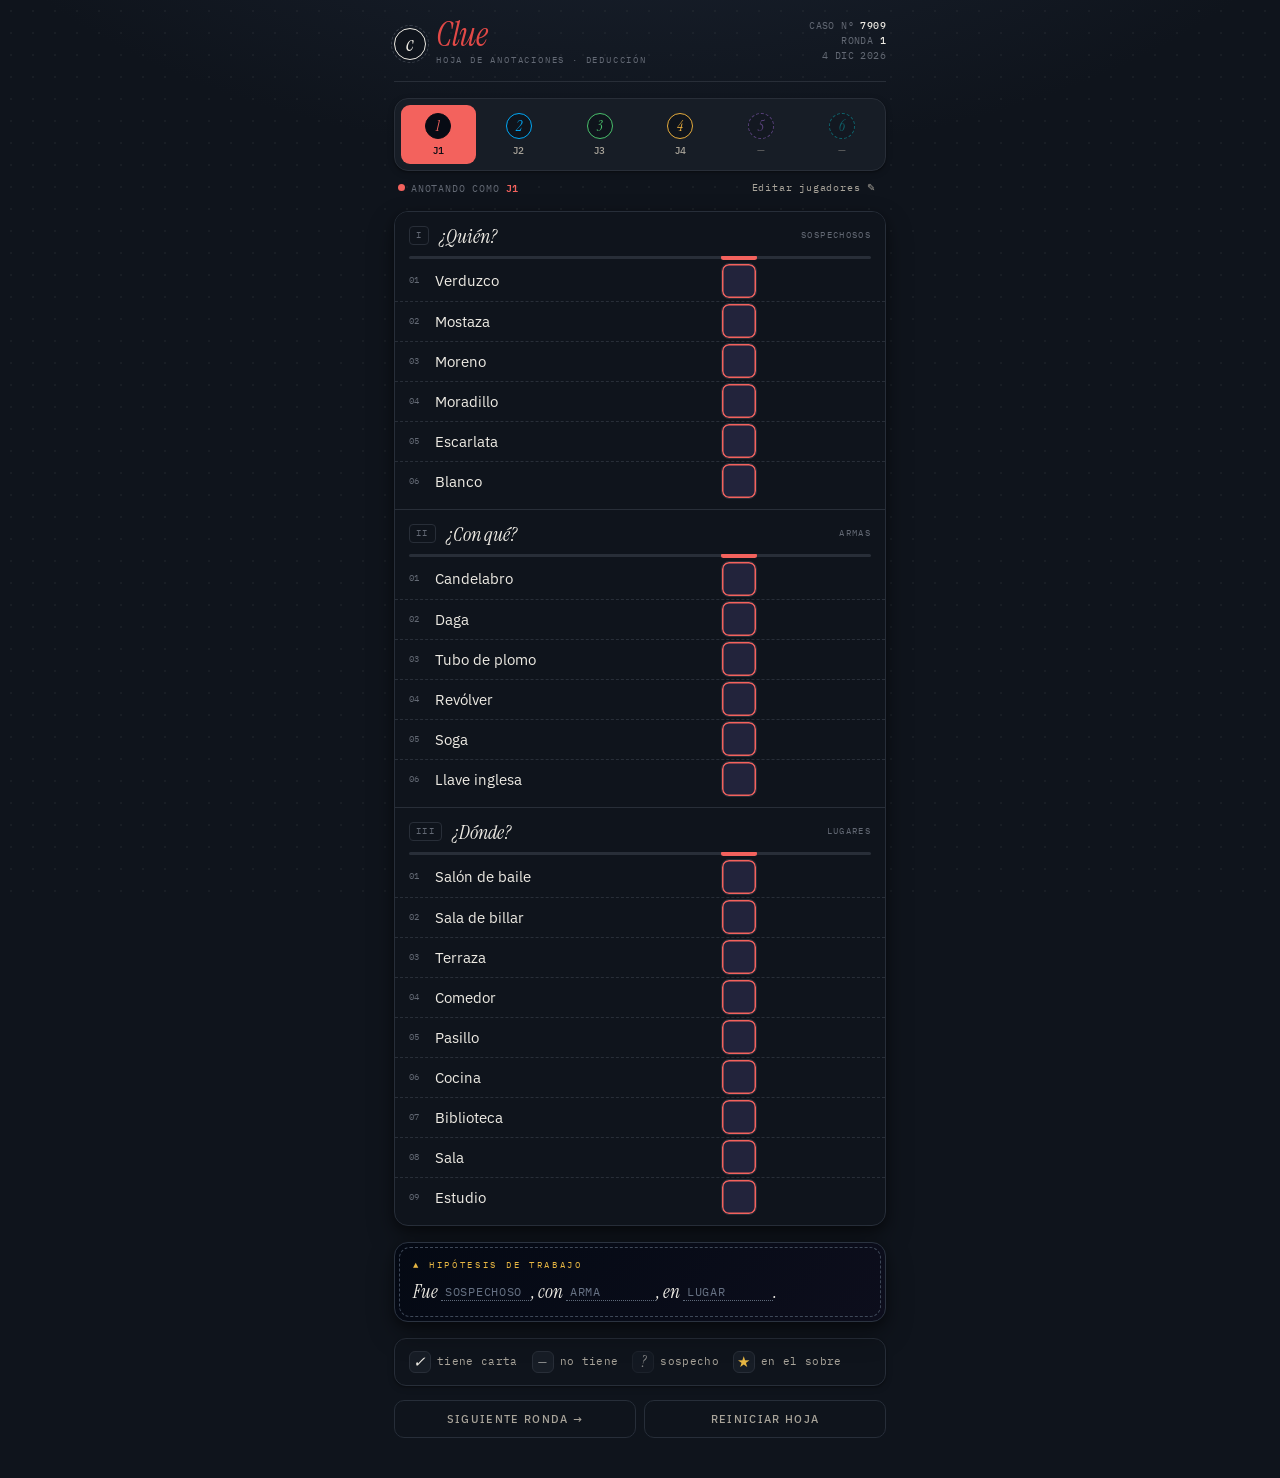
<file: index.html>
<!DOCTYPE html>
<html lang="es">
<head>
<meta charset="UTF-8">
<meta name="viewport" content="width=device-width, initial-scale=1.0, maximum-scale=1.0, user-scalable=no">
<link rel="stylesheet" href="styles.css">
<title>Clue — Hoja de Anotaciones</title>
<link rel="preconnect" href="https://fonts.googleapis.com">
<link rel="preconnect" href="https://fonts.gstatic.com" crossorigin>
<link href="https://fonts.googleapis.com/css2?family=Instrument+Serif:ital@0;1&family=IBM+Plex+Sans:wght@400;500;600&family=IBM+Plex+Mono:wght@400;500&display=swap" rel="stylesheet">

</head>
<body>
<main>
  <!-- ══════════════ HEADER ══════════════ -->
  <header>
    <div class="brand">
      <div class="mark">c</div>
      <div>
        <div class="wordmark"><em>Clue</em></div>
        <div style="font-family:'IBM Plex Mono',monospace;font-size:9px;letter-spacing:0.2em;color:var(--ink-ghost);text-transform:uppercase;margin-top:2px;">Hoja de Anotaciones · Deducción</div>
      </div>
    </div>
    <div class="case-meta">
      <div><span class="lbl">Caso Nº</span> <span class="val" id="caseNo">0421</span></div>
      <div><span class="lbl">Ronda</span> <span class="val" id="roundNo">1</span></div>
      <div><span class="lbl" id="dateStr">22 abr 2026</span></div>
    </div>
  </header>

  <!-- ═══════════════ PLAYERS ═══════════════ -->
  <div class="players" id="players"></div>
  <div class="subbar">
    <div class="turn-ind">
      <span class="dot" id="turnDot"></span>
      <span>Anotando como <strong id="turnName" style="color:var(--ink);font-weight:600;letter-spacing:0.02em;">—</strong></span>
    </div>
    <button id="editBtn">Editar jugadores ✎</button>
  </div>

  <!-- ═══════════════ SHEET ═══════════════ -->
  <div class="sheet" id="sheet"></div>

  <!-- ═══════════════ SOLUTION ═══════════════ -->
  <div class="solution">
    <div class="label">▲  Hipótesis de trabajo</div>
    <div class="hyp" id="hyp">
      Fue <span class="slot" id="hyp-0">sospechoso</span>, con <span class="slot" id="hyp-1">arma</span>, en <span class="slot" id="hyp-2">lugar</span>.
    </div>
  </div>

  <!-- ═══════════════ LEGEND ═══════════════ -->
  <div class="legend">
    <div class="legend-items">
      <span class="lg-item"><span class="g" style="font-style:italic;">✓</span> tiene carta</span>
      <span class="lg-item"><span class="g">—</span> no tiene</span>
      <span class="lg-item"><span class="g" style="opacity:0.55;font-style:italic;">?</span> sospecho</span>
      <span class="lg-item"><span class="g" style="color:var(--gold);">★</span> en el sobre</span>
    </div>
  </div>

  <div class="footer-actions">
    <button id="nextRoundBtn">Siguiente ronda →</button>
    <button id="resetBtn" class="danger">Reiniciar hoja</button>
  </div>
</main>

<!-- ═══════════════ EDIT MODAL ═══════════════ -->
<div class="overlay" id="overlay">
  <div class="modal">
    <div class="modal-head">
      <div class="title">Editar jugadores</div>
      <div class="subt">3 – 6 jugadores</div>
    </div>
    <div id="nameFields"></div>
    <div class="modal-btns">
      <button id="cancelBtn">Cancelar</button>
      <button id="saveBtn" class="primary">Guardar</button>
    </div>
  </div>
</div>

<!-- ═══════════════ TWEAKS ═══════════════ -->
<div class="tweaks" id="tweaks">
  <h4>Ajustes <span>en vivo</span></h4>
  <div class="tweak-row">
    <div class="lbl">Símbolos</div>
    <div class="tweak-opts" data-key="glyphs">
      <button data-val="classic">Clásico</button>
      <button data-val="letters">Letras</button>
      <button data-val="dots">Puntos</button>
    </div>
  </div>
  <div class="tweak-row">
    <div class="lbl">Densidad</div>
    <div class="tweak-opts" data-key="density">
      <button data-val="cozy">Cómoda</button>
      <button data-val="tight">Compacta</button>
    </div>
  </div>
</div>

<script>
/* ═══════════════════════════════════════════════════
   Clue — original detective-notebook scoresheet
   ═══════════════════════════════════════════════════ */

const TWEAK_DEFAULTS = /*EDITMODE-BEGIN*/{
  "glyphs": "classic",
  "density": "cozy"
}/*EDITMODE-END*/;

const STORAGE_KEY = 'clue.state.v2';

/* Jugadores por defecto (del original) */
const PLAYERS_DEFAULT = [
  { name: 'J1', initial: '1' },
  { name: 'J2', initial: '2' },
  { name: 'J3', initial: '3' },
  { name: 'J4', initial: '4' },
  { name: 'J5', initial: '5' },
  { name: 'J6', initial: '6' },
];

const SUSPECTS = [
  'Verduzco',
  'Mostaza',
  'Moreno',
  'Moradillo',
  'Escarlata',
  'Blanco',
];

const WEAPONS = [
  'Candelabro',
  'Daga',
  'Tubo de plomo',
  'Revólver',
  'Soga',
  'Llave inglesa',
];

const ROOMS = [
  'Salón de baile',
  'Sala de billar',
  'Terraza',
  'Comedor',
  'Pasillo',
  'Cocina',
  'Biblioteca',
  'Sala',
  'Estudio',
];

const CATEGORIES = [
  { id: 'who',   title: '¿Quién?',  en: 'Sospechosos', num: 'I',   items: SUSPECTS },
  { id: 'what',  title: '¿Con qué?', en: 'Armas',       num: 'II',  items: WEAPONS },
  { id: 'where', title: '¿Dónde?',   en: 'Lugares',     num: 'III', items: ROOMS },
];

const GLYPH_SETS = {
  classic: { has: '✓', no: '—', maybe: '?' },
  letters: { has: 'H', no: 'N', maybe: '·' },
  dots:    { has: '●', no: '○', maybe: '◐' },
};
const STATES = ['', 'has', 'maybe', 'no']; // cycle order

/* ── State ── */
let state = {
  players: PLAYERS_DEFAULT.map((p, i) => ({
    ...p,
    enabled: i < 4, // 4 by default
  })),
  active: 0,
  round: 1,
  caseNo: Math.floor(1000 + Math.random() * 8999).toString().padStart(4, '0'),
  // cells keyed as `${catId}.${rowIdx}.${playerIdx}` → stateKey
  cells: {},
  // solved (envelope) keyed as `${catId}.${rowIdx}` → true
  solved: {},
  tweaks: { ...TWEAK_DEFAULTS },
};

/* ── Load persisted ── */
try {
  const saved = localStorage.getItem(STORAGE_KEY);
  if (saved) {
    const parsed = JSON.parse(saved);
    state = { ...state, ...parsed, tweaks: { ...TWEAK_DEFAULTS, ...(parsed.tweaks || {}) } };
  }
} catch {}

function save() {
  try { localStorage.setItem(STORAGE_KEY, JSON.stringify(state)); } catch {}
}

/* ── Helpers ── */
function getPlayerColor(i) {
  return `var(--p${i})`;
}
function activePlayerIndices() {
  return state.players.map((p, i) => p.enabled ? i : -1).filter(i => i >= 0);
}
function activePlayer() {
  // if the current active is disabled, jump to first enabled
  if (!state.players[state.active]?.enabled) {
    state.active = activePlayerIndices()[0] ?? 0;
  }
  return state.active;
}

/* ═══════════════ RENDER ═══════════════ */
function renderPlayers() {
  const el = document.getElementById('players');
  el.innerHTML = '';
  state.players.forEach((p, i) => {
    const btn = document.createElement('button');
    btn.className = 'player' + (i === state.active && p.enabled ? ' active' : '');
    btn.style.setProperty('--_c', getPlayerColor(i));
    btn.dataset.empty = !p.enabled;
    btn.innerHTML = `
      <div class="avatar">${p.initial || (p.name[0] || '·').toUpperCase()}</div>
      <div class="pname">${p.enabled ? escape(p.name) : '—'}</div>
    `;
    btn.onclick = () => {
      if (!p.enabled) return;
      state.active = i;
      renderPlayers();
      renderSheet();
      renderSubbar();
      save();
    };
    el.appendChild(btn);
  });
}

function renderSubbar() {
  const p = state.players[activePlayer()];
  const dot = document.getElementById('turnDot');
  dot.style.background = getPlayerColor(activePlayer());
  document.getElementById('turnName').textContent = p?.name || '—';
  document.getElementById('turnName').style.color = getPlayerColor(activePlayer());
  document.getElementById('caseNo').textContent = state.caseNo;
  document.getElementById('roundNo').textContent = state.round;
  document.getElementById('dateStr').textContent = new Date().toLocaleDateString('es-ES', { month:'short', day:'numeric', year:'numeric' });
}

function renderSheet() {
  const sheet = document.getElementById('sheet');
  sheet.innerHTML = '';
  const act = activePlayer();
  const enabled = activePlayerIndices();
  const glyphs = GLYPH_SETS[state.tweaks.glyphs] || GLYPH_SETS.classic;

  CATEGORIES.forEach((cat, ci) => {
    const head = document.createElement('div');
    head.className = 'section-head';
    head.innerHTML = `
      <div class="num">${cat.num}</div>
      <div class="title">${cat.title}</div>
      <div class="title-en">${cat.en}</div>
    `;
    sheet.appendChild(head);

    // turn strip — shows active column
    const strip = document.createElement('div');
    strip.className = 'turn-strip';
    const bead = document.createElement('div');
    bead.className = 'bead';
    bead.style.setProperty('--_c', getPlayerColor(act));
    strip.appendChild(bead);
    sheet.appendChild(strip);

    const rows = document.createElement('div');
    rows.className = 'rows';

    cat.items.forEach((label, ri) => {
      const row = document.createElement('div');
      row.className = 'row';
      const solvedKey = `${cat.id}.${ri}`;
      if (state.solved[solvedKey]) row.classList.add('solved');

      const lbl = document.createElement('div');
      lbl.className = 'row-label';
      lbl.innerHTML = `
        <span class="idx">${String(ri + 1).padStart(2, '0')}</span>
        <span>${escape(label)}</span>
        <button class="envelope-btn" title="Marcar como en el sobre">★</button>
      `;
      lbl.querySelector('.envelope-btn').onclick = (e) => {
        e.stopPropagation();
        state.solved[solvedKey] = !state.solved[solvedKey];
        renderSheet();
        renderSolution();
        save();
      };
      row.appendChild(lbl);

      const cells = document.createElement('div');
      cells.className = 'cells';
      state.players.forEach((p, pi) => {
        if (!p.enabled) return;
        const cell = document.createElement('button');
        cell.className = 'cell' + (pi === act ? ' active-col is-turn' : '');
        cell.style.setProperty('--_c', getPlayerColor(pi));
        const key = `${cat.id}.${ri}.${pi}`;
        const st = state.cells[key] || '';
        if (st) {
          cell.dataset.state = st;
          const glyph = document.createElement('span');
          glyph.className = 'glyph';
          glyph.textContent = glyphs[st];
          cell.appendChild(glyph);
        }
        cell.onclick = () => cycleCell(cat.id, ri, pi);
        cells.appendChild(cell);
      });

      row.appendChild(cells);
      rows.appendChild(row);
    });

    sheet.appendChild(rows);

    // position bead after render
    requestAnimationFrame(() => {
      const firstCell = rows.querySelector('.cell.is-turn');
      if (!firstCell || !strip.parentElement) return;
      const stripRect = strip.getBoundingClientRect();
      const cellRect = firstCell.getBoundingClientRect();
      const left = cellRect.left - stripRect.left;
      bead.style.left = `${left}px`;
      bead.style.width = `${cellRect.width}px`;
    });
  });
}

function cycleCell(catId, ri, pi) {
  const act = activePlayer();
  if (pi !== act) {
    // switch to that player instead of editing
    state.active = pi;
    renderPlayers(); renderSheet(); renderSubbar(); save();
    return;
  }
  const key = `${catId}.${ri}.${pi}`;
  const cur = state.cells[key] || '';
  const nextIdx = (STATES.indexOf(cur) + 1) % STATES.length;
  const next = STATES[nextIdx];
  if (next === '') delete state.cells[key];
  else state.cells[key] = next;
  renderSheet();
  renderSolution();
  save();
}

function renderSolution() {
  CATEGORIES.forEach((cat, ci) => {
    const slot = document.getElementById('hyp-' + ci);
    if (!slot) return;
    // look for items marked solved first
    const solvedItem = cat.items.find((_, ri) => state.solved[`${cat.id}.${ri}`]);
    if (solvedItem) {
      slot.textContent = solvedItem;
      slot.classList.add('filled');
      return;
    }
    // otherwise infer: item that no enabled player "has", and all enabled players have at least one "no" for? Simplified: item that no one 'has' where other items have been claimed
    const enabled = activePlayerIndices();
    const heldItems = cat.items.map((_, ri) =>
      enabled.some(pi => state.cells[`${cat.id}.${ri}.${pi}`] === 'has')
    );
    const heldCount = heldItems.filter(Boolean).length;
    if (heldCount === cat.items.length - 1) {
      const unheldIdx = heldItems.findIndex(h => !h);
      slot.textContent = cat.items[unheldIdx];
      slot.classList.add('filled');
    } else {
      slot.textContent = { who: 'sospechoso', what: 'arma', where: 'lugar' }[cat.id];
      slot.classList.remove('filled');
    }
  });
}

/* ═══════════════ MODAL ═══════════════ */
function openEdit() {
  const c = document.getElementById('nameFields');
  c.innerHTML = '';
  state.players.forEach((p, i) => {
    const row = document.createElement('div');
    row.className = 'name-row';
    row.innerHTML = `
      <div class="chip ${p.enabled ? '' : 'dis'}" style="--_c: var(--p${i})">${(p.initial || p.name[0] || '·').toUpperCase()}</div>
      <input type="text" maxlength="14" value="${p.enabled ? escape(p.name) : ''}" placeholder="Jugador ${i+1}" ${p.enabled ? '' : 'disabled'} data-i="${i}">
      <button class="toggle ${p.enabled ? 'on' : ''}" data-i="${i}">${p.enabled ? 'SÍ' : 'NO'}</button>
    `;
    const toggle = row.querySelector('.toggle');
    const input = row.querySelector('input');
    const chip = row.querySelector('.chip');
    toggle.onclick = () => {
      const now = !toggle.classList.contains('on');
      // enforce 3-6
      const enabledCount = [...document.querySelectorAll('#nameFields .toggle.on')].length;
      if (now === false && enabledCount <= 3) { input.focus(); return; }
      if (now === true && enabledCount >= 6) return;
      toggle.classList.toggle('on', now);
      toggle.textContent = now ? 'SÍ' : 'NO';
      input.disabled = !now;
      chip.classList.toggle('dis', !now);
      if (now && !input.value) input.value = PLAYERS_DEFAULT[i].name;
    };
    c.appendChild(row);
  });
  document.getElementById('overlay').classList.add('open');
}
function closeEdit() { document.getElementById('overlay').classList.remove('open'); }
function saveEdit() {
  document.querySelectorAll('#nameFields .name-row').forEach((row, i) => {
    const on = row.querySelector('.toggle').classList.contains('on');
    const val = row.querySelector('input').value.trim() || PLAYERS_DEFAULT[i].name;
    state.players[i].enabled = on;
    state.players[i].name = val;
    state.players[i].initial = val[0].toUpperCase();
    });
    if (!state.players[state.active].enabled) state.active = activePlayerIndices()[0] || 0;
  closeEdit();
  renderPlayers(); renderSheet(); renderSubbar(); renderSolution();
  save();
}

/* ═══════════════ TWEAKS ═══════════════ */
window.addEventListener('message', (e) => {
  if (!e.data || typeof e.data !== 'object') return;
  if (e.data.type === '__activate_edit_mode') document.getElementById('tweaks').classList.add('open');
  if (e.data.type === '__deactivate_edit_mode') document.getElementById('tweaks').classList.remove('open');
});
setTimeout(() => {
  try { window.parent.postMessage({type: '__edit_mode_available'}, '*'); } catch {}
}, 50);

function applyTweaks() {
  document.body.dataset.density = state.tweaks.density;
  if (state.tweaks.density === 'tight') {
    document.documentElement.style.setProperty('--row-h', '32px');
  } else {
    document.documentElement.style.removeProperty('--row-h');
  }
  document.querySelectorAll('#tweaks .tweak-opts').forEach(opts => {
    const key = opts.dataset.key;
    opts.querySelectorAll('button').forEach(b => {
      b.classList.toggle('on', b.dataset.val === state.tweaks[key]);
    });
  });
  renderSheet();
}

document.querySelectorAll('#tweaks .tweak-opts button').forEach(btn => {
  btn.onclick = () => {
    const key = btn.parentElement.dataset.key;
    const val = btn.dataset.val;
    state.tweaks[key] = val;
    applyTweaks();
    try {
      window.parent.postMessage({type: '__edit_mode_set_keys', edits: { [key]: val }}, '*');
    } catch {}
    save();
  };
});

/* ═══════════════ HELPERS ═══════════════ */
function escape(s) {
  return String(s).replace(/[&<>"']/g, c => ({
    '&':'&amp;','<':'&lt;','>':'&gt;','"':'&quot;',"'":'&#39;'
  }[c]));
}

/* ═══════════════ WIRE UP ═══════════════ */
document.getElementById('editBtn').onclick = openEdit;
document.getElementById('cancelBtn').onclick = closeEdit;
document.getElementById('saveBtn').onclick = saveEdit;
document.getElementById('overlay').addEventListener('click', (e) => {
  if (e.target.id === 'overlay') closeEdit();
});
document.getElementById('nextRoundBtn').onclick = () => {
  state.round++;
  renderSubbar();
  save();
};
document.getElementById('resetBtn').onclick = () => {
  if (!confirm('¿Reiniciar la hoja? Los jugadores se conservan.')) return;
  state.cells = {};
  state.solved = {};
  state.round = 1;
  state.caseNo = Math.floor(1000 + Math.random() * 8999).toString().padStart(4, '0');
  renderSheet(); renderSubbar(); renderSolution();
  save();
};

/* Repo bead position on resize */
window.addEventListener('resize', () => renderSheet());

/* ── Init ── */
applyTweaks();
renderPlayers();
renderSheet();
renderSubbar();
renderSolution();
</script>
</body>
</html>
</file>
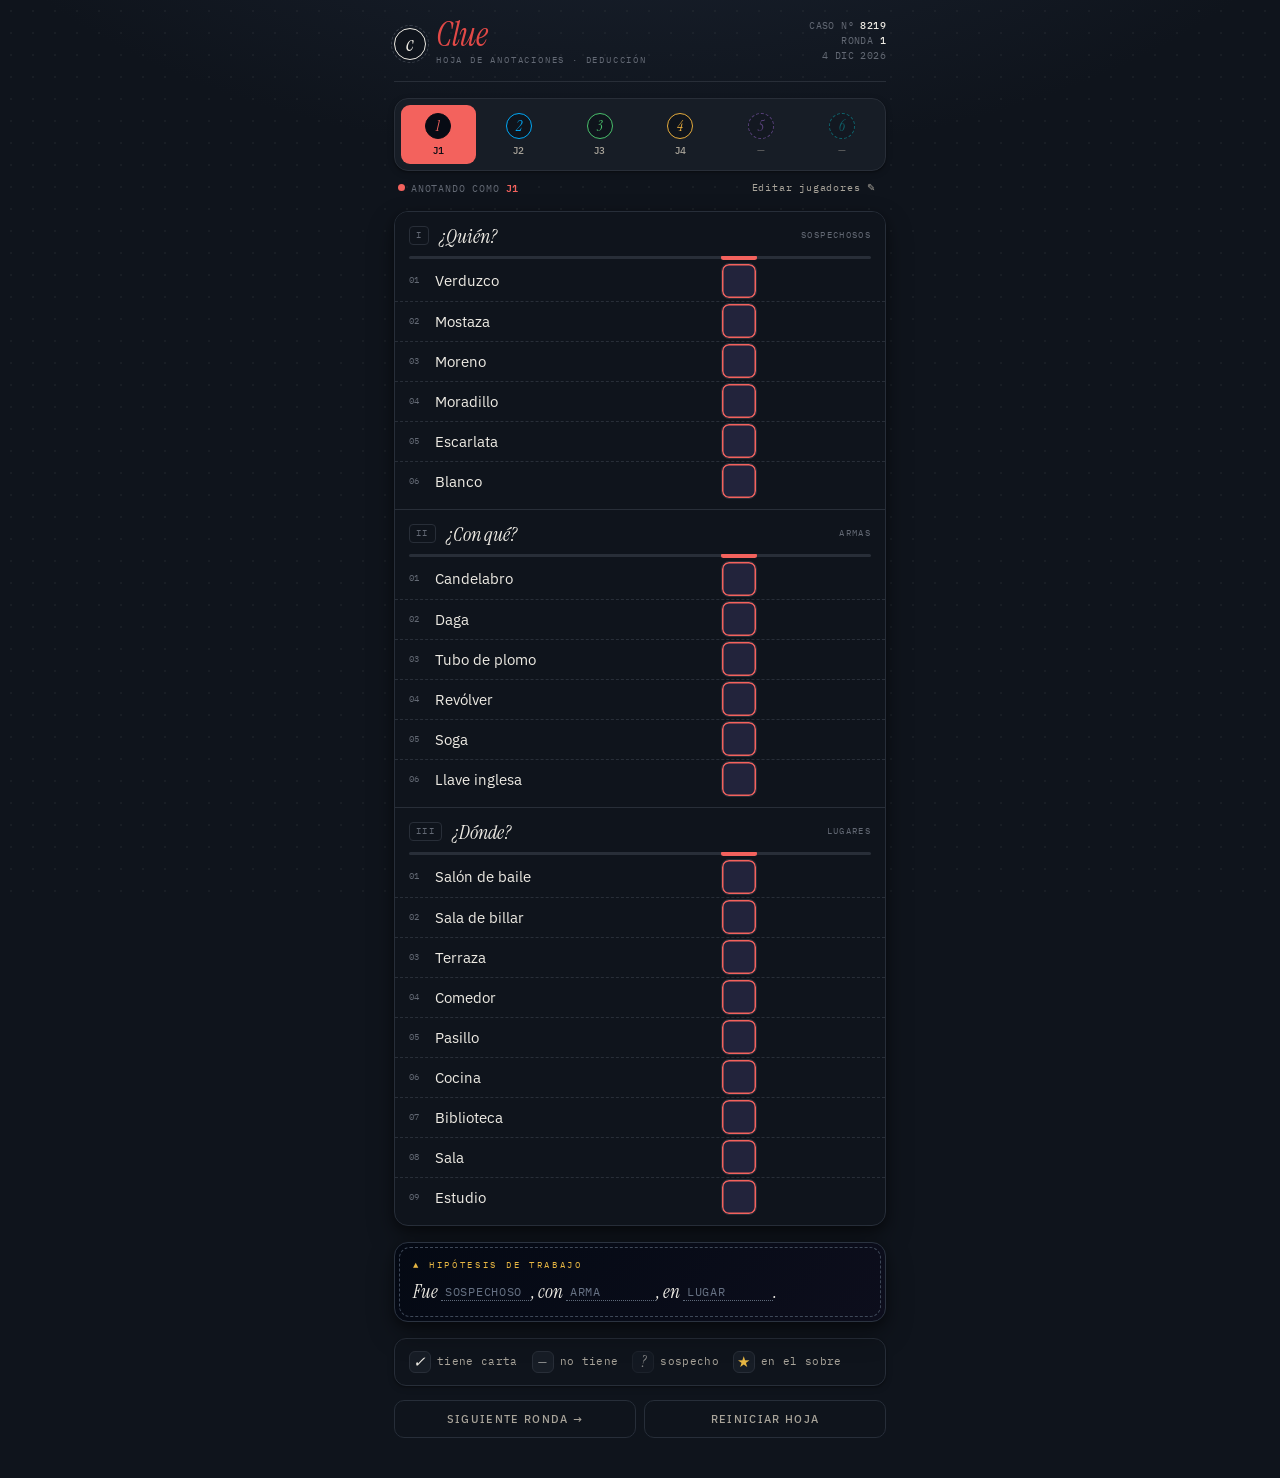
<file: Clue.html>
<!DOCTYPE html>
<html lang="es">
<head>
<meta charset="UTF-8">
<meta name="viewport" content="width=device-width, initial-scale=1.0, maximum-scale=1.0, user-scalable=no">
<title>Clue — Hoja de Anotaciones</title>
<link rel="preconnect" href="https://fonts.googleapis.com">
<link rel="preconnect" href="https://fonts.gstatic.com" crossorigin>
<link href="https://fonts.googleapis.com/css2?family=Instrument+Serif:ital@0;1&family=IBM+Plex+Sans:wght@400;500;600&family=IBM+Plex+Mono:wght@400;500&display=swap" rel="stylesheet">
<style>
  :root {
    /* Dark detective palette — deep ink navy w/ warm accents */
    --paper:      oklch(0.19 0.018 260);  /* main bg */
    --paper-2:    oklch(0.23 0.020 260);  /* cards */
    --paper-edge: oklch(0.30 0.022 260);  /* borders */
    --ink:        oklch(0.94 0.010 85);   /* primary text */
    --ink-soft:   oklch(0.72 0.015 85);   /* secondary */
    --ink-ghost:  oklch(0.52 0.018 260);  /* tertiary */
    --rule:       oklch(0.30 0.020 260);  /* dividers */

    /* Accents */
    --crimson:    oklch(0.62 0.19 25);
    --gold:       oklch(0.80 0.14 85);
    --seal:       oklch(0.55 0.17 20);

    /* Player colors — brighter for dark bg, matched chroma */
    --p0: oklch(0.68 0.18 25);    /* rojo    */
    --p1: oklch(0.70 0.16 240);   /* azul    */
    --p2: oklch(0.72 0.16 150);   /* verde   */
    --p3: oklch(0.78 0.14 80);    /* ámbar   */
    --p4: oklch(0.65 0.18 305);   /* púrpura */
    --p5: oklch(0.72 0.13 200);   /* cian    */

    --shadow-sm: 0 1px 2px rgba(0,0,0,0.30), 0 2px 6px rgba(0,0,0,0.22);
    --shadow-md: 0 4px 12px rgba(0,0,0,0.40), 0 12px 28px rgba(0,0,0,0.30);

    --radius: 10px;
  }

  * { box-sizing: border-box; margin: 0; padding: 0; -webkit-tap-highlight-color: transparent; }

  html, body { overscroll-behavior: none; }

  body {
    background:
      radial-gradient(1200px 600px at 50% -200px, oklch(0.26 0.030 260), transparent 60%),
      var(--paper);
    color: var(--ink);
    font-family: 'IBM Plex Sans', system-ui, sans-serif;
    font-size: 14px;
    line-height: 1.4;
    min-height: 100vh;
    padding: 18px 14px 40px;
    max-width: 520px;
    margin: 0 auto;
    position: relative;
  }

  /* Subtle dot-grid like an evidence notebook */
  body::before {
    content: '';
    position: fixed; inset: 0;
    background-image: radial-gradient(circle, oklch(0.38 0.015 260) 1px, transparent 1px);
    background-size: 22px 22px;
    opacity: 0.22;
    pointer-events: none;
    z-index: 0;
  }

  main { position: relative; z-index: 1; }

  /* ═══════════════ HEADER ═══════════════ */
  header {
    display: flex;
    align-items: flex-start;
    justify-content: space-between;
    gap: 12px;
    padding-bottom: 14px;
    border-bottom: 1px solid var(--rule);
    margin-bottom: 16px;
  }

  .brand {
    display: flex;
    align-items: baseline;
    gap: 10px;
  }

  .mark {
    width: 32px; height: 32px;
    border: 1.5px solid var(--ink);
    border-radius: 50%;
    display: grid; place-items: center;
    font-family: 'Instrument Serif', serif;
    font-size: 22px;
    font-style: italic;
    color: var(--ink);
    transform: translateY(5px);
    background: var(--paper);
    position: relative;
  }
  .mark::after {
    content: '';
    position: absolute; inset: -4px;
    border: 1px dashed var(--ink-ghost);
    border-radius: 50%;
    opacity: 0.5;
  }

  .wordmark {
    font-family: 'Instrument Serif', serif;
    font-size: 34px;
    letter-spacing: -0.01em;
    line-height: 1;
    color: var(--ink);
  }
  .wordmark em {
    font-style: italic;
    color: var(--crimson);
  }

  .case-meta {
    text-align: right;
    font-family: 'IBM Plex Mono', ui-monospace, monospace;
    font-size: 10px;
    line-height: 1.5;
    color: var(--ink-soft);
    letter-spacing: 0.04em;
    text-transform: uppercase;
  }
  .case-meta .lbl { color: var(--ink-ghost); }
  .case-meta .val { color: var(--ink); font-weight: 500; }

  /* ═══════════════ PLAYER BAR ═══════════════ */
  .players {
    display: flex;
    align-items: stretch;
    gap: 6px;
    margin-bottom: 8px;
    padding: 6px;
    background: var(--paper-2);
    border: 1px solid var(--rule);
    border-radius: 14px;
    box-shadow: var(--shadow-sm);
  }

  .player {
    flex: 1;
    min-width: 0;
    padding: 8px 4px 7px;
    border-radius: 9px;
    background: transparent;
    border: none;
    cursor: pointer;
    display: flex;
    flex-direction: column;
    align-items: center;
    gap: 5px;
    font-family: inherit;
    color: var(--ink-soft);
    transition: background 0.18s, color 0.18s, transform 0.1s;
    position: relative;
  }
  .player:active { transform: scale(0.97); }

  .player .avatar {
    width: 26px; height: 26px;
    border-radius: 50%;
    background: var(--paper);
    border: 1.5px solid currentColor;
    color: var(--_c);
    display: grid; place-items: center;
    font-family: 'Instrument Serif', serif;
    font-size: 15px;
    font-style: italic;
    font-weight: 400;
    transition: all 0.18s;
  }

  .player .pname {
    font-size: 10px;
    font-weight: 500;
    letter-spacing: 0.02em;
    max-width: 100%;
    white-space: nowrap;
    overflow: hidden;
    text-overflow: ellipsis;
    color: var(--ink-soft);
  }

  .player.active {
    background: var(--_c);
    color: oklch(0.15 0.02 260);
  }
  .player.active .avatar {
    background: oklch(0.15 0.02 260);
    color: var(--_c);
    border-color: oklch(0.15 0.02 260);
  }
  .player.active .pname { color: oklch(0.15 0.02 260); }

  .player[data-empty="true"] {
    opacity: 0.45;
  }
  .player[data-empty="true"] .avatar {
    border-style: dashed;
  }

  /* Edit bar */
  .subbar {
    display: flex;
    justify-content: space-between;
    align-items: center;
    padding: 0 4px;
    margin-bottom: 14px;
    font-family: 'IBM Plex Mono', monospace;
    font-size: 10px;
    letter-spacing: 0.08em;
    text-transform: uppercase;
    color: var(--ink-ghost);
  }
  .subbar .turn-ind { display: flex; align-items: center; gap: 6px; }
  .subbar .dot { width: 7px; height: 7px; border-radius: 50%; background: var(--_c, var(--ink)); }
  .subbar button {
    background: none; border: none; padding: 2px 6px;
    font: inherit; letter-spacing: 0.08em;
    color: var(--ink-soft); cursor: pointer;
    border-radius: 4px;
  }
  .subbar button:hover { color: var(--ink); background: var(--paper-2); }

  /* ═══════════════ SHEET ═══════════════ */
  .sheet {
    background: var(--paper);
    border: 1px solid var(--paper-edge);
    border-radius: 14px;
    overflow: hidden;
    box-shadow: var(--shadow-md);
  }

  .section-head {
    display: flex;
    align-items: center;
    gap: 10px;
    padding: 14px 14px 10px;
    background: var(--paper);
    border-top: 1px solid var(--rule);
    position: sticky;
    top: 0;
    z-index: 5;
  }
  .section-head:first-child { border-top: none; }

  .section-head .num {
    font-family: 'IBM Plex Mono', monospace;
    font-size: 9px;
    letter-spacing: 0.15em;
    color: var(--ink-ghost);
    padding: 2px 6px;
    border: 1px solid var(--rule);
    border-radius: 4px;
  }
  .section-head .title {
    font-family: 'Instrument Serif', serif;
    font-style: italic;
    font-size: 20px;
    color: var(--ink);
    line-height: 1;
  }
  .section-head .title-en {
    font-family: 'IBM Plex Mono', monospace;
    font-size: 9px;
    letter-spacing: 0.15em;
    color: var(--ink-ghost);
    text-transform: uppercase;
    margin-left: auto;
  }

  .rows { padding: 2px 0 8px; }

  .row {
    display: grid;
    grid-template-columns: 1fr auto;
    align-items: stretch;
    min-height: 40px;
    padding: 0 14px;
    position: relative;
    transition: background 0.15s;
  }
  .row + .row { border-top: 1px dashed var(--rule); }
  .row:hover { background: oklch(0.26 0.02 260); }

  .row.solved {
    background: color-mix(in oklch, var(--gold) 14%, transparent);
  }
  .row.solved::before {
    content: '★';
    position: absolute;
    left: 2px; top: 50%;
    transform: translateY(-50%);
    color: var(--gold);
    font-size: 11px;
  }

  .row-label {
    display: flex;
    align-items: center;
    gap: 8px;
    font-size: 15px;
    font-weight: 400;
    color: var(--ink);
    padding-right: 10px;
    user-select: none;
  }
  .row-label .idx {
    font-family: 'IBM Plex Mono', monospace;
    font-size: 9px;
    color: var(--ink-ghost);
    width: 18px;
    flex-shrink: 0;
  }

  .row-label .envelope-btn {
    background: none; border: none; cursor: pointer;
    font-size: 13px; color: var(--ink-ghost);
    padding: 4px; margin-left: auto;
    opacity: 0;
    transition: opacity 0.15s, color 0.15s;
  }
  .row:hover .envelope-btn { opacity: 0.6; }
  .row.solved .envelope-btn { opacity: 1; color: var(--gold); }
  .envelope-btn:hover { color: var(--crimson); opacity: 1 !important; }

  .cells {
    display: flex;
    align-items: center;
    gap: 2px;
  }

  .cell {
    width: 36px;
    height: 36px;
    border-radius: 8px;
    background: transparent;
    border: 1px solid transparent;
    display: grid;
    place-items: center;
    cursor: pointer;
    font-family: 'Instrument Serif', serif;
    font-size: 19px;
    line-height: 1;
    color: var(--_c, var(--ink));
    transition: all 0.12s;
    user-select: none;
    position: relative;
  }
  .cell:hover { background: var(--paper-2); }
  .cell.active-col {
    background: oklch(0.26 0.02 260);
    border-color: var(--rule);
  }
  .cell.active-col.is-turn {
    box-shadow: inset 0 0 0 1.5px var(--_c);
    background: color-mix(in oklch, var(--_c) 16%, var(--paper));
  }
  .cell:active { transform: scale(0.88); }

  /* Mark states */
  .cell[data-state="has"] { color: var(--_c); }
  .cell[data-state="no"]  { color: var(--ink-ghost); }
  .cell[data-state="maybe"] { color: var(--_c); opacity: 0.7; }

  .cell .glyph {
    font-family: 'Instrument Serif', serif;
    font-style: italic;
    pointer-events: none;
  }
  .cell[data-state="no"] .glyph { font-style: normal; font-family: 'IBM Plex Mono', monospace; font-size: 16px; }
  .cell[data-state="maybe"] .glyph { font-style: italic; }

  /* Turn indicator strip above active column */
  .turn-strip {
    height: 3px;
    background: var(--rule);
    margin: 0 14px;
    border-radius: 2px;
    position: relative;
    overflow: visible;
  }
  .turn-strip .bead {
    position: absolute;
    top: -1px;
    height: 5px;
    background: var(--_c);
    border-radius: 3px;
    transition: left 0.28s cubic-bezier(0.4, 0, 0.2, 1), width 0.28s;
  }

  /* ═══════════════ LEGEND / FOOTER ═══════════════ */
  .legend {
    margin-top: 16px;
    padding: 12px 14px;
    background: var(--paper);
    border: 1px solid var(--paper-edge);
    border-radius: 12px;
    display: flex;
    align-items: center;
    justify-content: space-between;
    gap: 10px;
    flex-wrap: wrap;
    box-shadow: var(--shadow-sm);
  }
  .legend-items { display: flex; gap: 14px; flex-wrap: wrap; }
  .lg-item {
    display: inline-flex; align-items: center; gap: 6px;
    font-size: 11px; color: var(--ink-soft);
    font-family: 'IBM Plex Mono', monospace;
    letter-spacing: 0.03em;
  }
  .lg-item .g {
    width: 22px; height: 22px;
    display: grid; place-items: center;
    border-radius: 6px; background: var(--paper-2);
    border: 1px solid var(--rule);
    font-family: 'Instrument Serif', serif;
    font-size: 15px; color: var(--ink);
  }

  .footer-actions {
    display: flex; gap: 8px;
    margin-top: 14px;
    justify-content: center;
  }
  .footer-actions button {
    flex: 1;
    padding: 11px;
    background: var(--paper);
    border: 1px solid var(--paper-edge);
    border-radius: 10px;
    font-family: 'IBM Plex Sans', sans-serif;
    font-size: 11px;
    font-weight: 500;
    letter-spacing: 0.12em;
    text-transform: uppercase;
    color: var(--ink-soft);
    cursor: pointer;
    transition: all 0.15s;
  }
  .footer-actions button:hover {
    color: var(--ink);
    border-color: var(--ink-soft);
  }
  .footer-actions button.danger:hover {
    color: var(--crimson);
    border-color: var(--crimson);
  }

  /* Solution card */
  .solution {
    margin-top: 16px;
    padding: 16px 18px;
    background: linear-gradient(135deg, oklch(0.14 0.025 260), oklch(0.17 0.030 280));
    color: var(--ink);
    border: 1px solid oklch(0.32 0.025 260);
    border-radius: 14px;
    position: relative;
    overflow: hidden;
    box-shadow: var(--shadow-md);
  }
  .solution::before {
    content: '';
    position: absolute;
    inset: 4px;
    border: 1px dashed oklch(0.40 0.03 260);
    border-radius: 11px;
    pointer-events: none;
  }
  .solution .label {
    font-family: 'IBM Plex Mono', monospace;
    font-size: 9px;
    letter-spacing: 0.3em;
    text-transform: uppercase;
    color: var(--gold);
    margin-bottom: 8px;
  }
  .solution .hyp {
    font-family: 'Instrument Serif', serif;
    font-size: 19px;
    line-height: 1.35;
    font-style: italic;
  }
  .solution .hyp .slot {
    display: inline-block;
    min-width: 90px;
    padding: 0 4px;
    border-bottom: 1px dotted oklch(0.52 0.03 260);
    color: oklch(0.55 0.03 260);
    font-style: normal;
    font-family: 'IBM Plex Mono', monospace;
    font-size: 12px;
    letter-spacing: 0.06em;
    text-transform: uppercase;
    transform: translateY(-2px);
  }
  .solution .hyp .slot.filled {
    color: var(--gold);
    border-bottom-color: var(--gold);
    font-family: 'Instrument Serif', serif;
    font-style: italic;
    font-size: 19px;
    text-transform: none;
    letter-spacing: 0;
    transform: none;
  }

  /* ═══════════════ MODAL ═══════════════ */
  .overlay {
    position: fixed; inset: 0;
    background: oklch(0.10 0.02 260 / 0.70);
    backdrop-filter: blur(4px);
    display: none;
    align-items: center;
    justify-content: center;
    z-index: 100;
    padding: 20px;
    animation: fadein 0.18s ease;
  }
  .overlay.open { display: flex; }
  @keyframes fadein { from { opacity: 0; } to { opacity: 1; } }

  .modal {
    background: var(--paper-2);
    border-radius: 16px;
    padding: 22px 20px 18px;
    width: 100%;
    max-width: 380px;
    box-shadow: 0 20px 60px rgba(0,0,0,0.45);
    animation: pop 0.22s cubic-bezier(0.18, 1, 0.3, 1.05);
    border: 1px solid var(--paper-edge);
  }
  @keyframes pop {
    from { transform: translateY(12px) scale(0.96); opacity: 0; }
    to   { transform: translateY(0) scale(1); opacity: 1; }
  }

  .modal-head {
    display: flex; align-items: center; justify-content: space-between;
    margin-bottom: 16px; padding-bottom: 12px;
    border-bottom: 1px solid var(--rule);
  }
  .modal-head .title {
    font-family: 'Instrument Serif', serif;
    font-size: 22px;
    font-style: italic;
    color: var(--ink);
  }
  .modal-head .subt {
    font-family: 'IBM Plex Mono', monospace;
    font-size: 9px;
    letter-spacing: 0.2em;
    text-transform: uppercase;
    color: var(--ink-ghost);
  }

  .name-row {
    display: flex; align-items: center; gap: 10px;
    padding: 7px 0;
  }
  .name-row .chip {
    width: 28px; height: 28px;
    border-radius: 50%;
    background: var(--_c);
    color: oklch(0.15 0.02 260);
    display: grid; place-items: center;
    font-family: 'Instrument Serif', serif;
    font-style: italic;
    font-size: 16px;
    flex-shrink: 0;
    border: 2px solid var(--paper-2);
    box-shadow: 0 0 0 1px var(--_c);
  }
  .name-row .chip.dis {
    background: var(--paper-2);
    color: var(--ink-ghost);
    box-shadow: 0 0 0 1px var(--rule);
  }
  .name-row input {
    flex: 1;
    padding: 9px 12px;
    border: 1px solid var(--rule);
    border-radius: 8px;
    font-family: 'IBM Plex Sans', sans-serif;
    font-size: 14px;
    background: var(--paper);
    color: var(--ink);
    outline: none;
    transition: border-color 0.15s;
  }
  .name-row input:focus { border-color: var(--_c); }
  .name-row input:disabled { opacity: 0.4; background: var(--paper); }
  .name-row .toggle {
    background: none;
    border: 1px solid var(--rule);
    padding: 4px 8px;
    border-radius: 6px;
    font-family: 'IBM Plex Mono', monospace;
    font-size: 9px;
    letter-spacing: 0.1em;
    text-transform: uppercase;
    color: var(--ink-soft);
    cursor: pointer;
    flex-shrink: 0;
    min-width: 52px;
  }
  .name-row .toggle.on {
    background: var(--gold);
    color: oklch(0.20 0.02 260);
    border-color: var(--gold);
  }

  .modal-btns { display: flex; gap: 8px; margin-top: 18px; }
  .modal-btns button {
    flex: 1;
    padding: 11px;
    border-radius: 9px;
    font-family: 'IBM Plex Sans', sans-serif;
    font-size: 12px;
    font-weight: 500;
    letter-spacing: 0.1em;
    text-transform: uppercase;
    cursor: pointer;
    border: 1px solid var(--rule);
    background: var(--paper);
    color: var(--ink-soft);
    transition: all 0.15s;
  }
  .modal-btns .primary {
    background: var(--gold);
    color: oklch(0.18 0.02 260);
    border-color: var(--gold);
  }
  .modal-btns .primary:hover { background: var(--crimson); border-color: var(--crimson); color: var(--ink); }

  /* ═══════════════ TWEAKS PANEL ═══════════════ */
  .tweaks {
    display: none;
    position: fixed;
    bottom: 18px; right: 18px;
    background: var(--paper);
    border: 1px solid var(--paper-edge);
    border-radius: 14px;
    padding: 14px;
    width: 240px;
    box-shadow: 0 12px 36px rgba(0,0,0,0.18);
    z-index: 50;
    font-size: 12px;
  }
  .tweaks.open { display: block; }
  .tweaks h4 {
    font-family: 'Instrument Serif', serif;
    font-style: italic;
    font-size: 18px;
    margin-bottom: 10px;
    padding-bottom: 8px;
    border-bottom: 1px solid var(--rule);
    display: flex; justify-content: space-between; align-items: center;
  }
  .tweaks h4 span {
    font-family: 'IBM Plex Mono', monospace;
    font-size: 9px;
    letter-spacing: 0.2em;
    text-transform: uppercase;
    color: var(--ink-ghost);
    font-style: normal;
  }
  .tweak-row { margin: 10px 0; }
  .tweak-row .lbl {
    font-family: 'IBM Plex Mono', monospace;
    font-size: 9px;
    letter-spacing: 0.15em;
    text-transform: uppercase;
    color: var(--ink-soft);
    margin-bottom: 6px;
  }
  .tweak-opts { display: flex; gap: 4px; }
  .tweak-opts button {
    flex: 1;
    padding: 6px 4px;
    border: 1px solid var(--rule);
    background: var(--paper);
    border-radius: 6px;
    font: inherit;
    font-size: 11px;
    cursor: pointer;
    color: var(--ink-soft);
    transition: all 0.12s;
  }
  .tweak-opts button.on {
    background: var(--gold);
    color: oklch(0.18 0.02 260);
    border-color: var(--gold);
  }

  @media (max-width: 380px) {
    .cell { width: 32px; height: 32px; font-size: 17px; }
    .row-label { font-size: 14px; }
    .wordmark { font-size: 28px; }
  }
</style>
</head>
<body>
<main>
  <!-- ═══════════════ HEADER ═══════════════ -->
  <header>
    <div class="brand">
      <div class="mark">c</div>
      <div>
        <div class="wordmark"><em>Clue</em></div>
        <div style="font-family:'IBM Plex Mono',monospace;font-size:9px;letter-spacing:0.2em;color:var(--ink-ghost);text-transform:uppercase;margin-top:2px;">Hoja de Anotaciones · Deducción</div>
      </div>
    </div>
    <div class="case-meta">
      <div><span class="lbl">Caso Nº</span> <span class="val" id="caseNo">0421</span></div>
      <div><span class="lbl">Ronda</span> <span class="val" id="roundNo">1</span></div>
      <div><span class="lbl" id="dateStr">22 abr 2026</span></div>
    </div>
  </header>

  <!-- ═══════════════ PLAYERS ═══════════════ -->
  <div class="players" id="players"></div>
  <div class="subbar">
    <div class="turn-ind">
      <span class="dot" id="turnDot"></span>
      <span>Anotando como <strong id="turnName" style="color:var(--ink);font-weight:600;letter-spacing:0.02em;">—</strong></span>
    </div>
    <button id="editBtn">Editar jugadores ✎</button>
  </div>

  <!-- ═══════════════ SHEET ═══════════════ -->
  <div class="sheet" id="sheet"></div>

  <!-- ═══════════════ SOLUTION ═══════════════ -->
  <div class="solution">
    <div class="label">▲  Hipótesis de trabajo</div>
    <div class="hyp" id="hyp">
      Fue <span class="slot" id="hyp-0">sospechoso</span>, con <span class="slot" id="hyp-1">arma</span>, en <span class="slot" id="hyp-2">lugar</span>.
    </div>
  </div>

  <!-- ═══════════════ LEGEND ═══════════════ -->
  <div class="legend">
    <div class="legend-items">
      <span class="lg-item"><span class="g" style="font-style:italic;">✓</span> tiene carta</span>
      <span class="lg-item"><span class="g">—</span> no tiene</span>
      <span class="lg-item"><span class="g" style="opacity:0.55;font-style:italic;">?</span> sospecho</span>
      <span class="lg-item"><span class="g" style="color:var(--gold);">★</span> en el sobre</span>
    </div>
  </div>

  <div class="footer-actions">
    <button id="nextRoundBtn">Siguiente ronda →</button>
    <button id="resetBtn" class="danger">Reiniciar hoja</button>
  </div>
</main>

<!-- ═══════════════ EDIT MODAL ═══════════════ -->
<div class="overlay" id="overlay">
  <div class="modal">
    <div class="modal-head">
      <div class="title">Editar jugadores</div>
      <div class="subt">3 – 6 jugadores</div>
    </div>
    <div id="nameFields"></div>
    <div class="modal-btns">
      <button id="cancelBtn">Cancelar</button>
      <button id="saveBtn" class="primary">Guardar</button>
    </div>
  </div>
</div>

<!-- ═══════════════ TWEAKS ═══════════════ -->
<div class="tweaks" id="tweaks">
  <h4>Ajustes <span>en vivo</span></h4>
  <div class="tweak-row">
    <div class="lbl">Símbolos</div>
    <div class="tweak-opts" data-key="glyphs">
      <button data-val="classic">Clásico</button>
      <button data-val="letters">Letras</button>
      <button data-val="dots">Puntos</button>
    </div>
  </div>
  <div class="tweak-row">
    <div class="lbl">Densidad</div>
    <div class="tweak-opts" data-key="density">
      <button data-val="cozy">Cómoda</button>
      <button data-val="tight">Compacta</button>
    </div>
  </div>
</div>

<script>
/* ═══════════════════════════════════════════════════
   Clue — original detective-notebook scoresheet
   ═══════════════════════════════════════════════════ */

const TWEAK_DEFAULTS = /*EDITMODE-BEGIN*/{
  "glyphs": "classic",
  "density": "cozy"
}/*EDITMODE-END*/;

const STORAGE_KEY = 'clue.state.v2';

/* Jugadores por defecto (del original) */
const PLAYERS_DEFAULT = [
  { name: 'J1', initial: '1' },
  { name: 'J2', initial: '2' },
  { name: 'J3', initial: '3' },
  { name: 'J4', initial: '4' },
  { name: 'J5', initial: '5' },
  { name: 'J6', initial: '6' },
];

const SUSPECTS = [
  'Verduzco',
  'Mostaza',
  'Moreno',
  'Moradillo',
  'Escarlata',
  'Blanco',
];

const WEAPONS = [
  'Candelabro',
  'Daga',
  'Tubo de plomo',
  'Revólver',
  'Soga',
  'Llave inglesa',
];

const ROOMS = [
  'Salón de baile',
  'Sala de billar',
  'Terraza',
  'Comedor',
  'Pasillo',
  'Cocina',
  'Biblioteca',
  'Sala',
  'Estudio',
];

const CATEGORIES = [
  { id: 'who',   title: '¿Quién?',  en: 'Sospechosos', num: 'I',   items: SUSPECTS },
  { id: 'what',  title: '¿Con qué?', en: 'Armas',       num: 'II',  items: WEAPONS },
  { id: 'where', title: '¿Dónde?',   en: 'Lugares',     num: 'III', items: ROOMS },
];

const GLYPH_SETS = {
  classic: { has: '✓', no: '—', maybe: '?' },
  letters: { has: 'H', no: 'N', maybe: '·' },
  dots:    { has: '●', no: '○', maybe: '◐' },
};
const STATES = ['', 'has', 'maybe', 'no']; // cycle order

/* ── State ── */
let state = {
  players: PLAYERS_DEFAULT.map((p, i) => ({
    ...p,
    enabled: i < 4, // 4 by default
  })),
  active: 0,
  round: 1,
  caseNo: Math.floor(1000 + Math.random() * 8999).toString().padStart(4, '0'),
  // cells keyed as `${catId}.${rowIdx}.${playerIdx}` → stateKey
  cells: {},
  // solved (envelope) keyed as `${catId}.${rowIdx}` → true
  solved: {},
  tweaks: { ...TWEAK_DEFAULTS },
};

/* ── Load persisted ── */
try {
  const saved = localStorage.getItem(STORAGE_KEY);
  if (saved) {
    const parsed = JSON.parse(saved);
    state = { ...state, ...parsed, tweaks: { ...TWEAK_DEFAULTS, ...(parsed.tweaks || {}) } };
  }
} catch {}

function save() {
  try { localStorage.setItem(STORAGE_KEY, JSON.stringify(state)); } catch {}
}

/* ── Helpers ── */
function getPlayerColor(i) {
  return `var(--p${i})`;
}
function activePlayerIndices() {
  return state.players.map((p, i) => p.enabled ? i : -1).filter(i => i >= 0);
}
function activePlayer() {
  // if the current active is disabled, jump to first enabled
  if (!state.players[state.active]?.enabled) {
    state.active = activePlayerIndices()[0] ?? 0;
  }
  return state.active;
}

/* ═══════════════ RENDER ═══════════════ */
function renderPlayers() {
  const el = document.getElementById('players');
  el.innerHTML = '';
  state.players.forEach((p, i) => {
    const btn = document.createElement('button');
    btn.className = 'player' + (i === state.active && p.enabled ? ' active' : '');
    btn.style.setProperty('--_c', getPlayerColor(i));
    btn.dataset.empty = !p.enabled;
    btn.innerHTML = `
      <div class="avatar">${p.initial || (p.name[0] || '·').toUpperCase()}</div>
      <div class="pname">${p.enabled ? escape(p.name) : '—'}</div>
    `;
    btn.onclick = () => {
      if (!p.enabled) return;
      state.active = i;
      renderPlayers();
      renderSheet();
      renderSubbar();
      save();
    };
    el.appendChild(btn);
  });
}

function renderSubbar() {
  const p = state.players[activePlayer()];
  const dot = document.getElementById('turnDot');
  dot.style.background = getPlayerColor(activePlayer());
  document.getElementById('turnName').textContent = p?.name || '—';
  document.getElementById('turnName').style.color = getPlayerColor(activePlayer());
  document.getElementById('caseNo').textContent = state.caseNo;
  document.getElementById('roundNo').textContent = state.round;
  document.getElementById('dateStr').textContent = new Date().toLocaleDateString('es-ES', { month:'short', day:'numeric', year:'numeric' });
}

function renderSheet() {
  const sheet = document.getElementById('sheet');
  sheet.innerHTML = '';
  const act = activePlayer();
  const enabled = activePlayerIndices();
  const glyphs = GLYPH_SETS[state.tweaks.glyphs] || GLYPH_SETS.classic;

  CATEGORIES.forEach((cat, ci) => {
    const head = document.createElement('div');
    head.className = 'section-head';
    head.innerHTML = `
      <div class="num">${cat.num}</div>
      <div class="title">${cat.title}</div>
      <div class="title-en">${cat.en}</div>
    `;
    sheet.appendChild(head);

    // turn strip — shows active column
    const strip = document.createElement('div');
    strip.className = 'turn-strip';
    const bead = document.createElement('div');
    bead.className = 'bead';
    bead.style.setProperty('--_c', getPlayerColor(act));
    strip.appendChild(bead);
    sheet.appendChild(strip);

    const rows = document.createElement('div');
    rows.className = 'rows';

    cat.items.forEach((label, ri) => {
      const row = document.createElement('div');
      row.className = 'row';
      const solvedKey = `${cat.id}.${ri}`;
      if (state.solved[solvedKey]) row.classList.add('solved');

      const lbl = document.createElement('div');
      lbl.className = 'row-label';
      lbl.innerHTML = `
        <span class="idx">${String(ri + 1).padStart(2, '0')}</span>
        <span>${escape(label)}</span>
        <button class="envelope-btn" title="Marcar como en el sobre">★</button>
      `;
      lbl.querySelector('.envelope-btn').onclick = (e) => {
        e.stopPropagation();
        state.solved[solvedKey] = !state.solved[solvedKey];
        renderSheet();
        renderSolution();
        save();
      };
      row.appendChild(lbl);

      const cells = document.createElement('div');
      cells.className = 'cells';
      state.players.forEach((p, pi) => {
        if (!p.enabled) return;
        const cell = document.createElement('button');
        cell.className = 'cell' + (pi === act ? ' active-col is-turn' : '');
        cell.style.setProperty('--_c', getPlayerColor(pi));
        const key = `${cat.id}.${ri}.${pi}`;
        const st = state.cells[key] || '';
        if (st) {
          cell.dataset.state = st;
          const glyph = document.createElement('span');
          glyph.className = 'glyph';
          glyph.textContent = glyphs[st];
          cell.appendChild(glyph);
        }
        cell.onclick = () => cycleCell(cat.id, ri, pi);
        cells.appendChild(cell);
      });

      row.appendChild(cells);
      rows.appendChild(row);
    });

    sheet.appendChild(rows);

    // position bead after render
    requestAnimationFrame(() => {
      const firstCell = rows.querySelector('.cell.is-turn');
      if (!firstCell || !strip.parentElement) return;
      const stripRect = strip.getBoundingClientRect();
      const cellRect = firstCell.getBoundingClientRect();
      const left = cellRect.left - stripRect.left;
      bead.style.left = `${left}px`;
      bead.style.width = `${cellRect.width}px`;
    });
  });
}

function cycleCell(catId, ri, pi) {
  const act = activePlayer();
  if (pi !== act) {
    // switch to that player instead of editing
    state.active = pi;
    renderPlayers(); renderSheet(); renderSubbar(); save();
    return;
  }
  const key = `${catId}.${ri}.${pi}`;
  const cur = state.cells[key] || '';
  const nextIdx = (STATES.indexOf(cur) + 1) % STATES.length;
  const next = STATES[nextIdx];
  if (next === '') delete state.cells[key];
  else state.cells[key] = next;
  renderSheet();
  renderSolution();
  save();
}

function renderSolution() {
  CATEGORIES.forEach((cat, ci) => {
    const slot = document.getElementById('hyp-' + ci);
    if (!slot) return;
    // look for items marked solved first
    const solvedItem = cat.items.find((_, ri) => state.solved[`${cat.id}.${ri}`]);
    if (solvedItem) {
      slot.textContent = solvedItem;
      slot.classList.add('filled');
      return;
    }
    // otherwise infer: item that no enabled player "has", and all enabled players have at least one "no" for? Simplified: item that no one 'has' where other items have been claimed
    const enabled = activePlayerIndices();
    const heldItems = cat.items.map((_, ri) =>
      enabled.some(pi => state.cells[`${cat.id}.${ri}.${pi}`] === 'has')
    );
    const heldCount = heldItems.filter(Boolean).length;
    if (heldCount === cat.items.length - 1) {
      const unheldIdx = heldItems.findIndex(h => !h);
      slot.textContent = cat.items[unheldIdx];
      slot.classList.add('filled');
    } else {
      slot.textContent = { who: 'sospechoso', what: 'arma', where: 'lugar' }[cat.id];
      slot.classList.remove('filled');
    }
  });
}

/* ═══════════════ MODAL ═══════════════ */
function openEdit() {
  const c = document.getElementById('nameFields');
  c.innerHTML = '';
  state.players.forEach((p, i) => {
    const row = document.createElement('div');
    row.className = 'name-row';
    row.innerHTML = `
      <div class="chip ${p.enabled ? '' : 'dis'}" style="--_c: var(--p${i})">${(p.initial || p.name[0] || '·').toUpperCase()}</div>
      <input type="text" maxlength="14" value="${p.enabled ? escape(p.name) : ''}" placeholder="Jugador ${i+1}" ${p.enabled ? '' : 'disabled'} data-i="${i}">
      <button class="toggle ${p.enabled ? 'on' : ''}" data-i="${i}">${p.enabled ? 'SÍ' : 'NO'}</button>
    `;
    const toggle = row.querySelector('.toggle');
    const input = row.querySelector('input');
    const chip = row.querySelector('.chip');
    toggle.onclick = () => {
      const now = !toggle.classList.contains('on');
      // enforce 3-6
      const enabledCount = [...document.querySelectorAll('#nameFields .toggle.on')].length;
      if (now === false && enabledCount <= 3) { input.focus(); return; }
      if (now === true && enabledCount >= 6) return;
      toggle.classList.toggle('on', now);
      toggle.textContent = now ? 'SÍ' : 'NO';
      input.disabled = !now;
      chip.classList.toggle('dis', !now);
      if (now && !input.value) input.value = PLAYERS_DEFAULT[i].name;
    };
    c.appendChild(row);
  });
  document.getElementById('overlay').classList.add('open');
}
function closeEdit() { document.getElementById('overlay').classList.remove('open'); }
function saveEdit() {
  document.querySelectorAll('#nameFields .name-row').forEach((row, i) => {
    const on = row.querySelector('.toggle').classList.contains('on');
    const val = row.querySelector('input').value.trim() || PLAYERS_DEFAULT[i].name;
    state.players[i].enabled = on;
    state.players[i].name = val;
    state.players[i].initial = val[0].toUpperCase();
    });
    if (!state.players[state.active].enabled) state.active = activePlayerIndices()[0] || 0;
  closeEdit();
  renderPlayers(); renderSheet(); renderSubbar(); renderSolution();
  save();
}

/* ═══════════════ TWEAKS ═══════════════ */
window.addEventListener('message', (e) => {
  if (!e.data || typeof e.data !== 'object') return;
  if (e.data.type === '__activate_edit_mode') document.getElementById('tweaks').classList.add('open');
  if (e.data.type === '__deactivate_edit_mode') document.getElementById('tweaks').classList.remove('open');
});
setTimeout(() => {
  try { window.parent.postMessage({type: '__edit_mode_available'}, '*'); } catch {}
}, 50);

function applyTweaks() {
  document.body.dataset.density = state.tweaks.density;
  if (state.tweaks.density === 'tight') {
    document.documentElement.style.setProperty('--row-h', '32px');
  } else {
    document.documentElement.style.removeProperty('--row-h');
  }
  document.querySelectorAll('#tweaks .tweak-opts').forEach(opts => {
    const key = opts.dataset.key;
    opts.querySelectorAll('button').forEach(b => {
      b.classList.toggle('on', b.dataset.val === state.tweaks[key]);
    });
  });
  renderSheet();
}

document.querySelectorAll('#tweaks .tweak-opts button').forEach(btn => {
  btn.onclick = () => {
    const key = btn.parentElement.dataset.key;
    const val = btn.dataset.val;
    state.tweaks[key] = val;
    applyTweaks();
    try {
      window.parent.postMessage({type: '__edit_mode_set_keys', edits: { [key]: val }}, '*');
    } catch {}
    save();
  };
});

/* ═══════════════ HELPERS ═══════════════ */
function escape(s) {
  return String(s).replace(/[&<>"']/g, c => ({
    '&':'&amp;','<':'&lt;','>':'&gt;','"':'&quot;',"'":'&#39;'
  }[c]));
}

/* ═══════════════ WIRE UP ═══════════════ */
document.getElementById('editBtn').onclick = openEdit;
document.getElementById('cancelBtn').onclick = closeEdit;
document.getElementById('saveBtn').onclick = saveEdit;
document.getElementById('overlay').addEventListener('click', (e) => {
  if (e.target.id === 'overlay') closeEdit();
});
document.getElementById('nextRoundBtn').onclick = () => {
  state.round++;
  renderSubbar();
  save();
};
document.getElementById('resetBtn').onclick = () => {
  if (!confirm('¿Reiniciar la hoja? Los jugadores se conservan.')) return;
  state.cells = {};
  state.solved = {};
  state.round = 1;
  state.caseNo = Math.floor(1000 + Math.random() * 8999).toString().padStart(4, '0');
  renderSheet(); renderSubbar(); renderSolution();
  save();
};

/* Repo bead position on resize */
window.addEventListener('resize', () => renderSheet());

/* ── Init ── */
applyTweaks();
renderPlayers();
renderSheet();
renderSubbar();
renderSolution();
</script>
</body>
</html>
</file>
<file: styles.css>
:root {
    /* Dark detective palette — deep ink navy w/ warm accents */
    --paper:      oklch(0.19 0.018 260);  /* main bg */
    --paper-2:    oklch(0.23 0.020 260);  /* cards */
    --paper-edge: oklch(0.30 0.022 260);  /* borders */
    --ink:        oklch(0.94 0.010 85);   /* primary text */
    --ink-soft:   oklch(0.72 0.015 85);   /* secondary */
    --ink-ghost:  oklch(0.52 0.018 260);  /* tertiary */
    --rule:       oklch(0.30 0.020 260);  /* dividers */

    /* Accents */
    --crimson:    oklch(0.62 0.19 25);
    --gold:       oklch(0.80 0.14 85);
    --seal:       oklch(0.55 0.17 20);

    /* Player colors — brighter for dark bg, matched chroma */
    --p0: oklch(0.68 0.18 25);    /* rojo    */
    --p1: oklch(0.70 0.16 240);   /* azul    */
    --p2: oklch(0.72 0.16 150);   /* verde   */
    --p3: oklch(0.78 0.14 80);    /* ámbar   */
    --p4: oklch(0.65 0.18 305);   /* púrpura */
    --p5: oklch(0.72 0.13 200);   /* cian    */

    --shadow-sm: 0 1px 2px rgba(0,0,0,0.30), 0 2px 6px rgba(0,0,0,0.22);
    --shadow-md: 0 4px 12px rgba(0,0,0,0.40), 0 12px 28px rgba(0,0,0,0.30);

    --radius: 10px;
  }

  * { box-sizing: border-box; margin: 0; padding: 0; -webkit-tap-highlight-color: transparent; }

  html, body { overscroll-behavior: none; }

  body {
    background:
      radial-gradient(1200px 600px at 50% -200px, oklch(0.26 0.030 260), transparent 60%),
      var(--paper);
    color: var(--ink);
    font-family: 'IBM Plex Sans', system-ui, sans-serif;
    font-size: 14px;
    line-height: 1.4;
    min-height: 100vh;
    padding: 18px 14px 40px;
    max-width: 520px;
    margin: 0 auto;
    position: relative;
  }

  /* Subtle dot-grid like an evidence notebook */
  body::before {
    content: '';
    position: fixed; inset: 0;
    background-image: radial-gradient(circle, oklch(0.38 0.015 260) 1px, transparent 1px);
    background-size: 22px 22px;
    opacity: 0.22;
    pointer-events: none;
    z-index: 0;
  }

  main { position: relative; z-index: 1; }

  /* ═══════════════ HEADER ═══════════════ */
  header {
    display: flex;
    align-items: flex-start;
    justify-content: space-between;
    gap: 12px;
    padding-bottom: 14px;
    border-bottom: 1px solid var(--rule);
    margin-bottom: 16px;
  }

  .brand {
    display: flex;
    align-items: baseline;
    gap: 10px;
  }

  .mark {
    width: 32px; height: 32px;
    border: 1.5px solid var(--ink);
    border-radius: 50%;
    display: grid; place-items: center;
    font-family: 'Instrument Serif', serif;
    font-size: 22px;
    font-style: italic;
    color: var(--ink);
    transform: translateY(5px);
    background: var(--paper);
    position: relative;
  }
  .mark::after {
    content: '';
    position: absolute; inset: -4px;
    border: 1px dashed var(--ink-ghost);
    border-radius: 50%;
    opacity: 0.5;
  }

  .wordmark {
    font-family: 'Instrument Serif', serif;
    font-size: 34px;
    letter-spacing: -0.01em;
    line-height: 1;
    color: var(--ink);
  }
  .wordmark em {
    font-style: italic;
    color: var(--crimson);
  }

  .case-meta {
    text-align: right;
    font-family: 'IBM Plex Mono', ui-monospace, monospace;
    font-size: 10px;
    line-height: 1.5;
    color: var(--ink-soft);
    letter-spacing: 0.04em;
    text-transform: uppercase;
  }
  .case-meta .lbl { color: var(--ink-ghost); }
  .case-meta .val { color: var(--ink); font-weight: 500; }

  /* ═══════════════ PLAYER BAR ═══════════════ */
  .players {
    display: flex;
    align-items: stretch;
    gap: 6px;
    margin-bottom: 8px;
    padding: 6px;
    background: var(--paper-2);
    border: 1px solid var(--rule);
    border-radius: 14px;
    box-shadow: var(--shadow-sm);
  }

  .player {
    flex: 1;
    min-width: 0;
    padding: 8px 4px 7px;
    border-radius: 9px;
    background: transparent;
    border: none;
    cursor: pointer;
    display: flex;
    flex-direction: column;
    align-items: center;
    gap: 5px;
    font-family: inherit;
    color: var(--ink-soft);
    transition: background 0.18s, color 0.18s, transform 0.1s;
    position: relative;
  }
  .player:active { transform: scale(0.97); }

  .player .avatar {
    width: 26px; height: 26px;
    border-radius: 50%;
    background: var(--paper);
    border: 1.5px solid currentColor;
    color: var(--_c);
    display: grid; place-items: center;
    font-family: 'Instrument Serif', serif;
    font-size: 15px;
    font-style: italic;
    font-weight: 400;
    transition: all 0.18s;
  }

  .player .pname {
    font-size: 10px;
    font-weight: 500;
    letter-spacing: 0.02em;
    max-width: 100%;
    white-space: nowrap;
    overflow: hidden;
    text-overflow: ellipsis;
    color: var(--ink-soft);
  }

  .player.active {
    background: var(--_c);
    color: oklch(0.15 0.02 260);
  }
  .player.active .avatar {
    background: oklch(0.15 0.02 260);
    color: var(--_c);
    border-color: oklch(0.15 0.02 260);
  }
  .player.active .pname { color: oklch(0.15 0.02 260); }

  .player[data-empty="true"] {
    opacity: 0.45;
  }
  .player[data-empty="true"] .avatar {
    border-style: dashed;
  }

  /* Edit bar */
  .subbar {
    display: flex;
    justify-content: space-between;
    align-items: center;
    padding: 0 4px;
    margin-bottom: 14px;
    font-family: 'IBM Plex Mono', monospace;
    font-size: 10px;
    letter-spacing: 0.08em;
    text-transform: uppercase;
    color: var(--ink-ghost);
  }
  .subbar .turn-ind { display: flex; align-items: center; gap: 6px; }
  .subbar .dot { width: 7px; height: 7px; border-radius: 50%; background: var(--_c, var(--ink)); }
  .subbar button {
    background: none; border: none; padding: 2px 6px;
    font: inherit; letter-spacing: 0.08em;
    color: var(--ink-soft); cursor: pointer;
    border-radius: 4px;
  }
  .subbar button:hover { color: var(--ink); background: var(--paper-2); }

  /* ═══════════════ SHEET ═══════════════ */
  .sheet {
    background: var(--paper);
    border: 1px solid var(--paper-edge);
    border-radius: 14px;
    overflow: hidden;
    box-shadow: var(--shadow-md);
  }

  .section-head {
    display: flex;
    align-items: center;
    gap: 10px;
    padding: 14px 14px 10px;
    background: var(--paper);
    border-top: 1px solid var(--rule);
    position: sticky;
    top: 0;
    z-index: 5;
  }
  .section-head:first-child { border-top: none; }

  .section-head .num {
    font-family: 'IBM Plex Mono', monospace;
    font-size: 9px;
    letter-spacing: 0.15em;
    color: var(--ink-ghost);
    padding: 2px 6px;
    border: 1px solid var(--rule);
    border-radius: 4px;
  }
  .section-head .title {
    font-family: 'Instrument Serif', serif;
    font-style: italic;
    font-size: 20px;
    color: var(--ink);
    line-height: 1;
  }
  .section-head .title-en {
    font-family: 'IBM Plex Mono', monospace;
    font-size: 9px;
    letter-spacing: 0.15em;
    color: var(--ink-ghost);
    text-transform: uppercase;
    margin-left: auto;
  }

  .rows { padding: 2px 0 8px; }

  .row {
    display: grid;
    grid-template-columns: 1fr auto;
    align-items: stretch;
    min-height: 40px;
    padding: 0 14px;
    position: relative;
    transition: background 0.15s;
  }
  .row + .row { border-top: 1px dashed var(--rule); }
  .row:hover { background: oklch(0.26 0.02 260); }

  .row.solved {
    background: color-mix(in oklch, var(--gold) 14%, transparent);
  }
  .row.solved::before {
    content: '★';
    position: absolute;
    left: 2px; top: 50%;
    transform: translateY(-50%);
    color: var(--gold);
    font-size: 11px;
  }

  .row-label {
    display: flex;
    align-items: center;
    gap: 8px;
    font-size: 15px;
    font-weight: 400;
    color: var(--ink);
    padding-right: 10px;
    user-select: none;
  }
  .row-label .idx {
    font-family: 'IBM Plex Mono', monospace;
    font-size: 9px;
    color: var(--ink-ghost);
    width: 18px;
    flex-shrink: 0;
  }

  .row-label .envelope-btn {
    background: none; border: none; cursor: pointer;
    font-size: 13px; color: var(--ink-ghost);
    padding: 4px; margin-left: auto;
    opacity: 0;
    transition: opacity 0.15s, color 0.15s;
  }
  .row:hover .envelope-btn { opacity: 0.6; }
  .row.solved .envelope-btn { opacity: 1; color: var(--gold); }
  .envelope-btn:hover { color: var(--crimson); opacity: 1 !important; }

  .cells {
    display: flex;
    align-items: center;
    gap: 2px;
  }

  .cell {
    width: 36px;
    height: 36px;
    border-radius: 8px;
    background: transparent;
    border: 1px solid transparent;
    display: grid;
    place-items: center;
    cursor: pointer;
    font-family: 'Instrument Serif', serif;
    font-size: 19px;
    line-height: 1;
    color: var(--_c, var(--ink));
    transition: all 0.12s;
    user-select: none;
    position: relative;
  }
  .cell:hover { background: var(--paper-2); }
  .cell.active-col {
    background: oklch(0.26 0.02 260);
    border-color: var(--rule);
  }
  .cell.active-col.is-turn {
    box-shadow: inset 0 0 0 1.5px var(--_c);
    background: color-mix(in oklch, var(--_c) 16%, var(--paper));
  }
  .cell:active { transform: scale(0.88); }

  /* Mark states */
  .cell[data-state="has"] { color: var(--_c); }
  .cell[data-state="no"]  { color: var(--ink-ghost); }
  .cell[data-state="maybe"] { color: var(--_c); opacity: 0.7; }

  .cell .glyph {
    font-family: 'Instrument Serif', serif;
    font-style: italic;
    pointer-events: none;
  }
  .cell[data-state="no"] .glyph { font-style: normal; font-family: 'IBM Plex Mono', monospace; font-size: 16px; }
  .cell[data-state="maybe"] .glyph { font-style: italic; }

  /* Turn indicator strip above active column */
  .turn-strip {
    height: 3px;
    background: var(--rule);
    margin: 0 14px;
    border-radius: 2px;
    position: relative;
    overflow: visible;
  }
  .turn-strip .bead {
    position: absolute;
    top: -1px;
    height: 5px;
    background: var(--_c);
    border-radius: 3px;
    transition: left 0.28s cubic-bezier(0.4, 0, 0.2, 1), width 0.28s;
  }

  /* ═══════════════ LEGEND / FOOTER ═══════════════ */
  .legend {
    margin-top: 16px;
    padding: 12px 14px;
    background: var(--paper);
    border: 1px solid var(--paper-edge);
    border-radius: 12px;
    display: flex;
    align-items: center;
    justify-content: space-between;
    gap: 10px;
    flex-wrap: wrap;
    box-shadow: var(--shadow-sm);
  }
  .legend-items { display: flex; gap: 14px; flex-wrap: wrap; }
  .lg-item {
    display: inline-flex; align-items: center; gap: 6px;
    font-size: 11px; color: var(--ink-soft);
    font-family: 'IBM Plex Mono', monospace;
    letter-spacing: 0.03em;
  }
  .lg-item .g {
    width: 22px; height: 22px;
    display: grid; place-items: center;
    border-radius: 6px; background: var(--paper-2);
    border: 1px solid var(--rule);
    font-family: 'Instrument Serif', serif;
    font-size: 15px; color: var(--ink);
  }

  .footer-actions {
    display: flex; gap: 8px;
    margin-top: 14px;
    justify-content: center;
  }
  .footer-actions button {
    flex: 1;
    padding: 11px;
    background: var(--paper);
    border: 1px solid var(--paper-edge);
    border-radius: 10px;
    font-family: 'IBM Plex Sans', sans-serif;
    font-size: 11px;
    font-weight: 500;
    letter-spacing: 0.12em;
    text-transform: uppercase;
    color: var(--ink-soft);
    cursor: pointer;
    transition: all 0.15s;
  }
  .footer-actions button:hover {
    color: var(--ink);
    border-color: var(--ink-soft);
  }
  .footer-actions button.danger:hover {
    color: var(--crimson);
    border-color: var(--crimson);
  }

  /* Solution card */
  .solution {
    margin-top: 16px;
    padding: 16px 18px;
    background: linear-gradient(135deg, oklch(0.14 0.025 260), oklch(0.17 0.030 280));
    color: var(--ink);
    border: 1px solid oklch(0.32 0.025 260);
    border-radius: 14px;
    position: relative;
    overflow: hidden;
    box-shadow: var(--shadow-md);
  }
  .solution::before {
    content: '';
    position: absolute;
    inset: 4px;
    border: 1px dashed oklch(0.40 0.03 260);
    border-radius: 11px;
    pointer-events: none;
  }
  .solution .label {
    font-family: 'IBM Plex Mono', monospace;
    font-size: 9px;
    letter-spacing: 0.3em;
    text-transform: uppercase;
    color: var(--gold);
    margin-bottom: 8px;
  }
  .solution .hyp {
    font-family: 'Instrument Serif', serif;
    font-size: 19px;
    line-height: 1.35;
    font-style: italic;
  }
  .solution .hyp .slot {
    display: inline-block;
    min-width: 90px;
    padding: 0 4px;
    border-bottom: 1px dotted oklch(0.52 0.03 260);
    color: oklch(0.55 0.03 260);
    font-style: normal;
    font-family: 'IBM Plex Mono', monospace;
    font-size: 12px;
    letter-spacing: 0.06em;
    text-transform: uppercase;
    transform: translateY(-2px);
  }
  .solution .hyp .slot.filled {
    color: var(--gold);
    border-bottom-color: var(--gold);
    font-family: 'Instrument Serif', serif;
    font-style: italic;
    font-size: 19px;
    text-transform: none;
    letter-spacing: 0;
    transform: none;
  }

  /* ═══════════════ MODAL ═══════════════ */
  .overlay {
    position: fixed; inset: 0;
    background: oklch(0.10 0.02 260 / 0.70);
    backdrop-filter: blur(4px);
    display: none;
    align-items: center;
    justify-content: center;
    z-index: 100;
    padding: 20px;
    animation: fadein 0.18s ease;
  }
  .overlay.open { display: flex; }
  @keyframes fadein { from { opacity: 0; } to { opacity: 1; } }

  .modal {
    background: var(--paper-2);
    border-radius: 16px;
    padding: 22px 20px 18px;
    width: 100%;
    max-width: 380px;
    box-shadow: 0 20px 60px rgba(0,0,0,0.45);
    animation: pop 0.22s cubic-bezier(0.18, 1, 0.3, 1.05);
    border: 1px solid var(--paper-edge);
  }
  @keyframes pop {
    from { transform: translateY(12px) scale(0.96); opacity: 0; }
    to   { transform: translateY(0) scale(1); opacity: 1; }
  }

  .modal-head {
    display: flex; align-items: center; justify-content: space-between;
    margin-bottom: 16px; padding-bottom: 12px;
    border-bottom: 1px solid var(--rule);
  }
  .modal-head .title {
    font-family: 'Instrument Serif', serif;
    font-size: 22px;
    font-style: italic;
    color: var(--ink);
  }
  .modal-head .subt {
    font-family: 'IBM Plex Mono', monospace;
    font-size: 9px;
    letter-spacing: 0.2em;
    text-transform: uppercase;
    color: var(--ink-ghost);
  }

  .name-row {
    display: flex; align-items: center; gap: 10px;
    padding: 7px 0;
  }
  .name-row .chip {
    width: 28px; height: 28px;
    border-radius: 50%;
    background: var(--_c);
    color: oklch(0.15 0.02 260);
    display: grid; place-items: center;
    font-family: 'Instrument Serif', serif;
    font-style: italic;
    font-size: 16px;
    flex-shrink: 0;
    border: 2px solid var(--paper-2);
    box-shadow: 0 0 0 1px var(--_c);
  }
  .name-row .chip.dis {
    background: var(--paper-2);
    color: var(--ink-ghost);
    box-shadow: 0 0 0 1px var(--rule);
  }
  .name-row input {
    flex: 1;
    padding: 9px 12px;
    border: 1px solid var(--rule);
    border-radius: 8px;
    font-family: 'IBM Plex Sans', sans-serif;
    font-size: 14px;
    background: var(--paper);
    color: var(--ink);
    outline: none;
    transition: border-color 0.15s;
  }
  .name-row input:focus { border-color: var(--_c); }
  .name-row input:disabled { opacity: 0.4; background: var(--paper); }
  .name-row .toggle {
    background: none;
    border: 1px solid var(--rule);
    padding: 4px 8px;
    border-radius: 6px;
    font-family: 'IBM Plex Mono', monospace;
    font-size: 9px;
    letter-spacing: 0.1em;
    text-transform: uppercase;
    color: var(--ink-soft);
    cursor: pointer;
    flex-shrink: 0;
    min-width: 52px;
  }
  .name-row .toggle.on {
    background: var(--gold);
    color: oklch(0.20 0.02 260);
    border-color: var(--gold);
  }

  .modal-btns { display: flex; gap: 8px; margin-top: 18px; }
  .modal-btns button {
    flex: 1;
    padding: 11px;
    border-radius: 9px;
    font-family: 'IBM Plex Sans', sans-serif;
    font-size: 12px;
    font-weight: 500;
    letter-spacing: 0.1em;
    text-transform: uppercase;
    cursor: pointer;
    border: 1px solid var(--rule);
    background: var(--paper);
    color: var(--ink-soft);
    transition: all 0.15s;
  }
  .modal-btns .primary {
    background: var(--gold);
    color: oklch(0.18 0.02 260);
    border-color: var(--gold);
  }
  .modal-btns .primary:hover { background: var(--crimson); border-color: var(--crimson); color: var(--ink); }

  /* ═══════════════ TWEAKS PANEL ═══════════════ */
  .tweaks {
    display: none;
    position: fixed;
    bottom: 18px; right: 18px;
    background: var(--paper);
    border: 1px solid var(--paper-edge);
    border-radius: 14px;
    padding: 14px;
    width: 240px;
    box-shadow: 0 12px 36px rgba(0,0,0,0.18);
    z-index: 50;
    font-size: 12px;
  }
  .tweaks.open { display: block; }
  .tweaks h4 {
    font-family: 'Instrument Serif', serif;
    font-style: italic;
    font-size: 18px;
    margin-bottom: 10px;
    padding-bottom: 8px;
    border-bottom: 1px solid var(--rule);
    display: flex; justify-content: space-between; align-items: center;
  }
  .tweaks h4 span {
    font-family: 'IBM Plex Mono', monospace;
    font-size: 9px;
    letter-spacing: 0.2em;
    text-transform: uppercase;
    color: var(--ink-ghost);
    font-style: normal;
  }
  .tweak-row { margin: 10px 0; }
  .tweak-row .lbl {
    font-family: 'IBM Plex Mono', monospace;
    font-size: 9px;
    letter-spacing: 0.15em;
    text-transform: uppercase;
    color: var(--ink-soft);
    margin-bottom: 6px;
  }
  .tweak-opts { display: flex; gap: 4px; }
  .tweak-opts button {
    flex: 1;
    padding: 6px 4px;
    border: 1px solid var(--rule);
    background: var(--paper);
    border-radius: 6px;
    font: inherit;
    font-size: 11px;
    cursor: pointer;
    color: var(--ink-soft);
    transition: all 0.12s;
  }
  .tweak-opts button.on {
    background: var(--gold);
    color: oklch(0.18 0.02 260);
    border-color: var(--gold);
  }

  @media (max-width: 380px) {
    .cell { width: 32px; height: 32px; font-size: 17px; }
    .row-label { font-size: 14px; }
    .wordmark { font-size: 28px; }
  }
</file>
